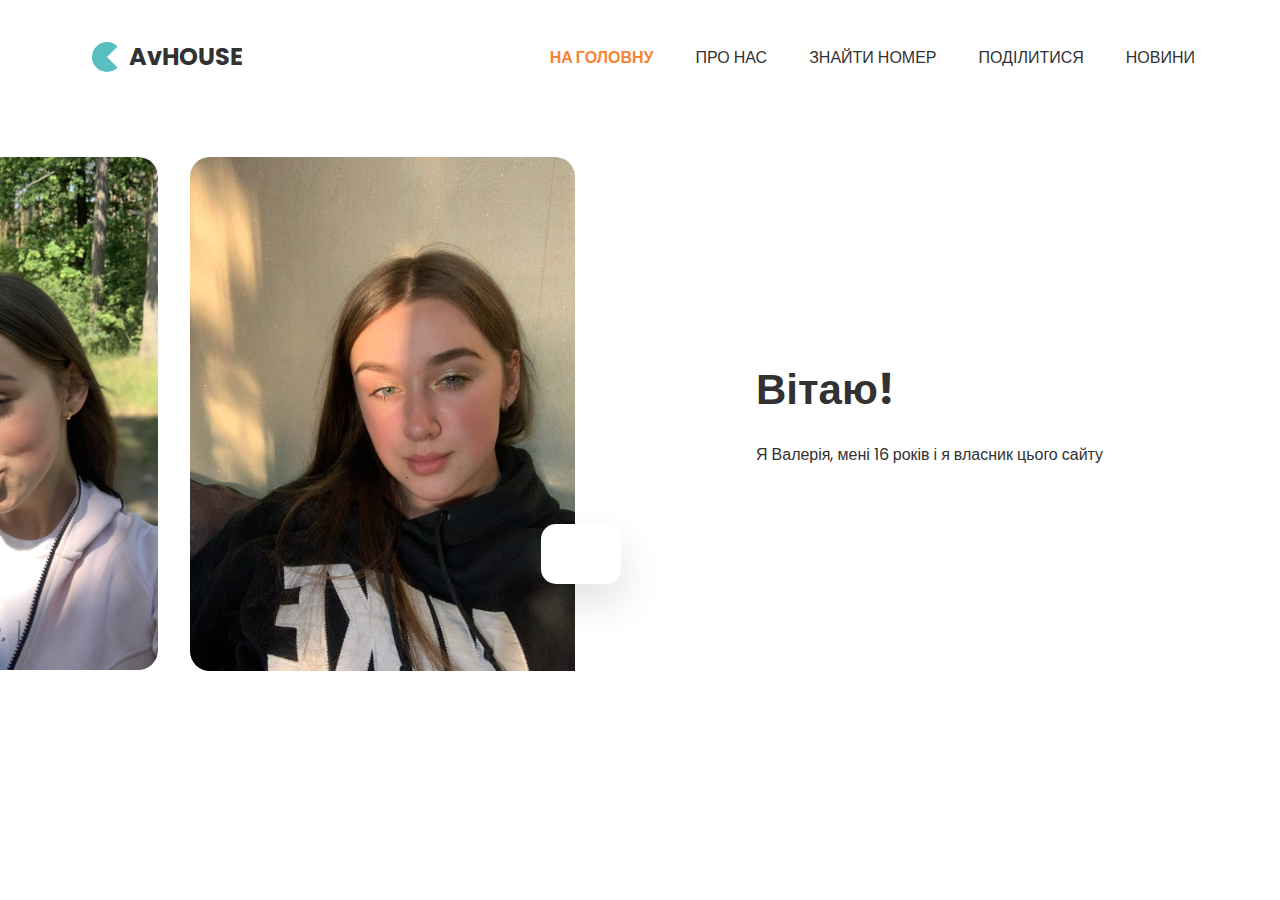
<file: Project-4/src/about-us.html>
<!DOCTYPE html>
<html lang="en">
<head>
    <meta charset="UTF-8">
    <meta http-equiv="X-UA-Compatible" content="IE=edge">
    <meta name="viewport" content="width=device-width, initial-scale=1.0">
    <title>AvHOUSE</title>
    <link rel="stylesheet" href="./css/main.css">
    <link rel="preconnect" href="https://fonts.googleapis.com">
    <link rel="preconnect" href="https://fonts.gstatic.com" crossorigin>
    <link href="https://fonts.googleapis.com/css2?family=Poppins:wght@400;700&display=swap" rel="stylesheet">
</head>
<body>

    <nav class="nav">
        <div class="container">
            <div class="nav__row">
                <div class="logo">
                    <img src="./img/icons/logo.svg" alt="Logo">
                    <span>AvHOUSE</span>
                </div>
                <div class="navigation-list">
                    <ul>
                        <li><a href="index.html" class="active">НА ГОЛОВНУ</a></li>
                        <li><a href="about-us.html">ПРО НАС</a></li>
                        <li><a href="reserve.html">ЗНАЙТИ НОМЕР</a></li>
                        <li><a href="to_share.html">ПОДІЛИТИСЯ</a></li>
                        <li><a href="news.html">НОВИНИ</a></li>
                    </ul>
                </div>
            </div>
        </div>
    </nav>
    <section class="objects">
        <div class="container container--fluid container--no-padding">
            <div class="objects__row">

                <!-- objects__img -->
                <div class="objects__img">

                    <div class="img-card img-card--rounder">
                        <img src="./img/cards/IMG_5313.jpg" class="img-card__img" alt="Image">
                    </div>

                    <!-- img-card -->
                    <div class="img-card">
                        <img src="./img/cards/photo_2023-05-24_00-21-57.jpg" class="img-card__img" alt="Image">

                        <div class="img-card__info">

                            <!-- card-info -->
                            <div class="card-info">
                                <div class="card-info__icon">
                                    <i class="fi fi-rr-user"></i>
                                </div>
                                <!-- <div class="card-info__text">
                                    <h3 class="card-info__title">1500₴</h3>
                                    <p>НОМЕР ЛЮКС</p>
                                </div> -->
                            </div>
                            <!-- //card-info -->


                        </div>
                    </div>
                    <!-- //img-card -->

                </div>
                <!-- //objects__img -->

                <!-- objects__text -->
                <div class="objects__text">

                    <h2 class="objects__title title">Вітаю!</h2>
                    <p>Я Валерія, мені 16 років і я власник цього сайту </p>
                    

                </div>
</file>
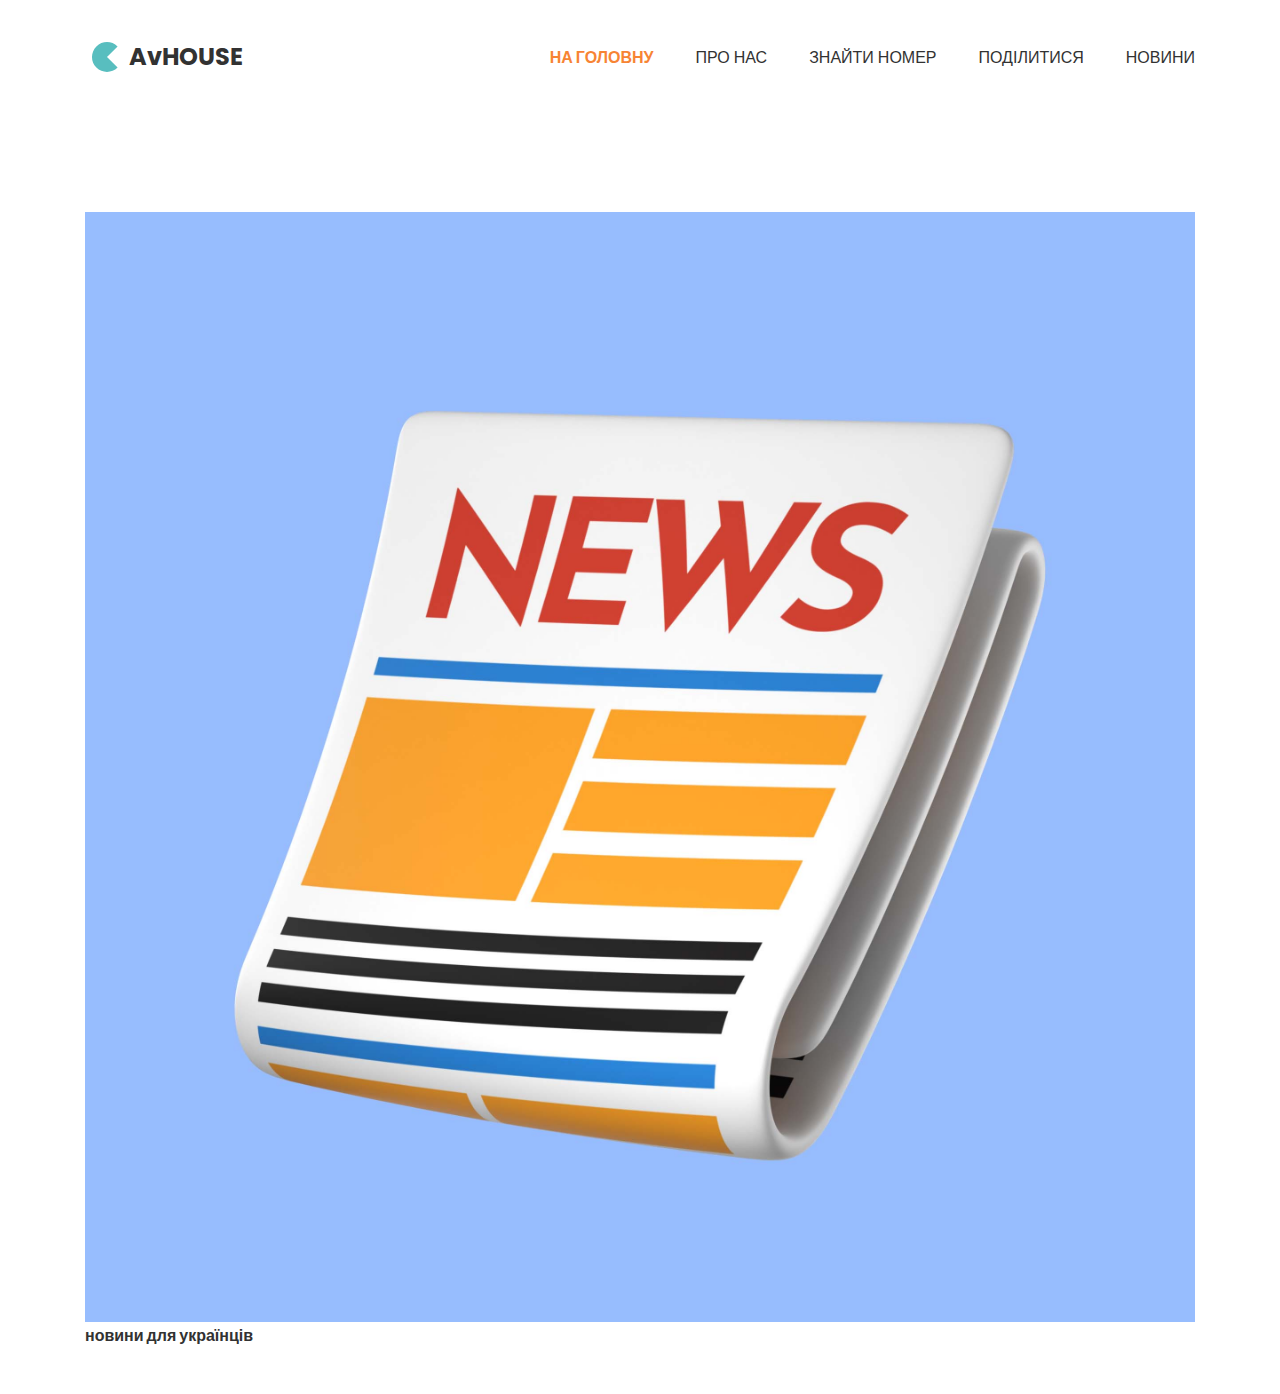
<file: Project-4/src/news.html>
<!DOCTYPE html>
<html lang="en">
<head>
    <meta charset="UTF-8">
    <meta http-equiv="X-UA-Compatible" content="IE=edge">
    <meta name="viewport" content="width=device-width, initial-scale=1.0">
    <title>AvHOUSE</title>
    <link rel="stylesheet" href="./css/main.css">
    <link rel="preconnect" href="https://fonts.googleapis.com">
    <link rel="preconnect" href="https://fonts.gstatic.com" crossorigin>
    <link href="https://fonts.googleapis.com/css2?family=Poppins:wght@400;700&display=swap" rel="stylesheet">
</head>
<body>

    <nav class="nav">
        <div class="container">
            <div class="nav__row">
                <div class="logo">
                    <img src="./img/icons/logo.svg" alt="Logo">
                    <span>AvHOUSE</span>
                </div>
                <div class="navigation-list">
                    <ul>
                        <li><a href="index.html" class="active">НА ГОЛОВНУ</a></li>
                        <li><a href="about-us.html">ПРО НАС</a></li>
                        <li><a href="reserve.html">ЗНАЙТИ НОМЕР</a></li>
                        <li><a href="to_share.html">ПОДІЛИТИСЯ</a></li>
                        <li><a href="news.html">НОВИНИ</a></li>
                    </ul>
                </div>
            </div>
        </div>
    </nav>
    <section class="clients">
        <div class="container">
            <a href="https://www.pravda.com.ua/news/" class="objects__button1 button1">
                <img src="./img/icons/6306498.jpg" alt="news" >
                <h1>новини для українців</h1>
</file>
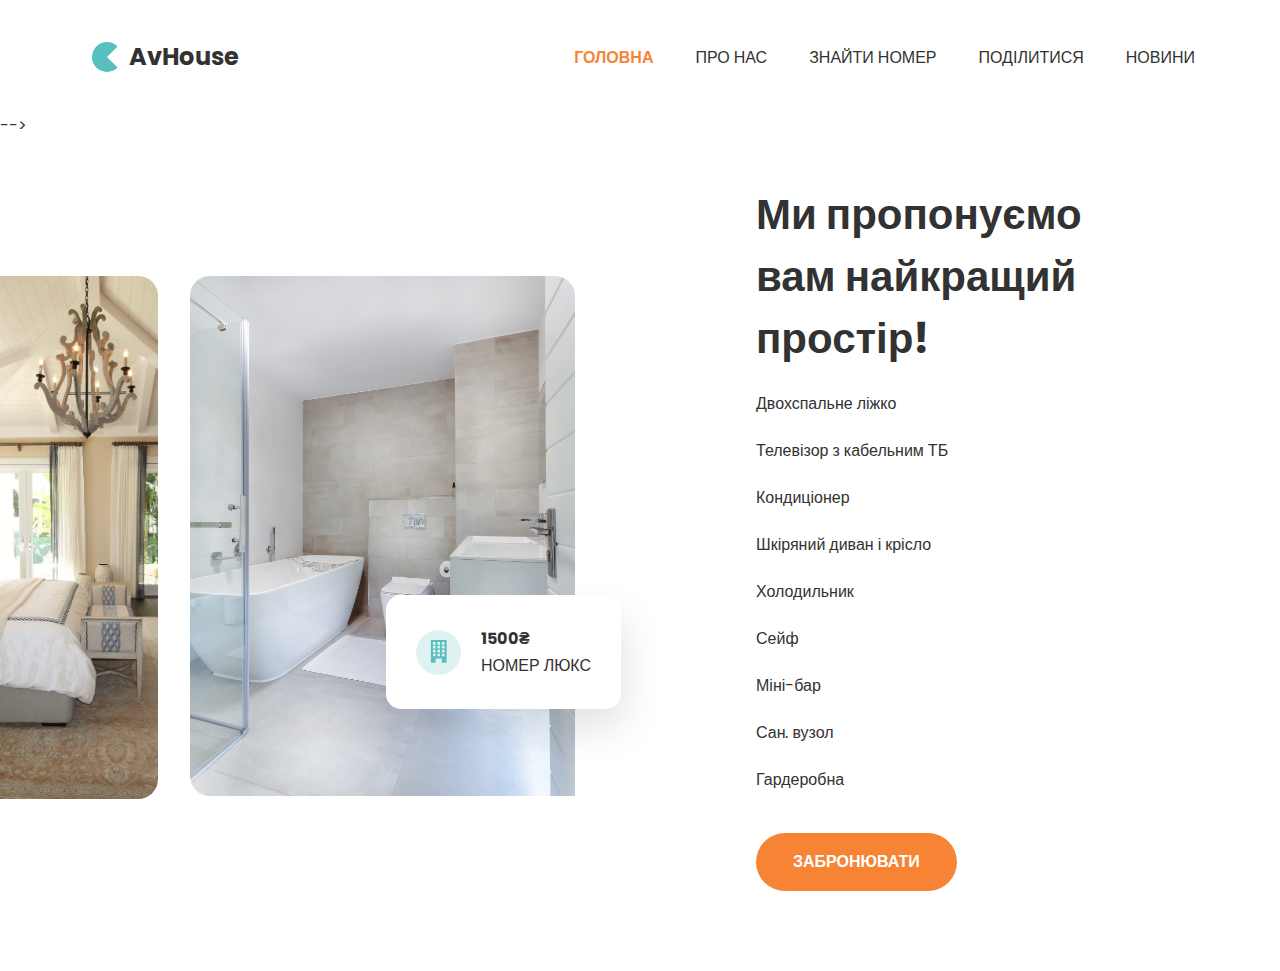
<file: Project-4/src/reserve.html>
<!DOCTYPE html>
<html lang="en">
<head>
    <meta charset="UTF-8">
    <meta http-equiv="X-UA-Compatible" content="IE=edge">
    <meta name="viewport" content="width=device-width, initial-scale=1.0">
    <title>AvHOUSE</title>
    <link rel="stylesheet" href="./css/main.css">
    <link rel="preconnect" href="https://fonts.googleapis.com">
    <link rel="preconnect" href="https://fonts.gstatic.com" crossorigin>
    <link href="https://fonts.googleapis.com/css2?family=Poppins:wght@400;700&display=swap" rel="stylesheet">
</head>
<body>

    <nav class="nav">
        <div class="container">
            <div class="nav__row">
                <div class="logo">
                    <img src="./img/icons/logo.svg" alt="Logo">
                    <span>AvHouse</span>
                </div>
                <div class="navigation-list">
                    <ul>
                        <li><a href="index.html" class="active">ГОЛОВНА</a></li>
                        <li><a href="about-us.html">ПРО НАС</a></li>
                        <li><a href="reserve.html">ЗНАЙТИ НОМЕР</a></li>
                        <li><a href="to_share.html">ПОДІЛИТИСЯ</a></li>
                        <li><a href="news.html">НОВИНИ</a></li>
                    </ul>
                </div>
            </div>
        </div>
    </nav>
    <!-- <section class="objects">
        <div class="container container--fluid container--no-padding">
            <div class="objects__row">

                <!-- objects__img -->
                
                    <!-- img-card -->
                    <!-- <div class="img-card">
                        <img src="./img/bedroom/Rectangle 5.png" class="img-card__img" alt="Image">

                        <div class="img-card__info"> --> -->

                            <!-- card-info
                            <div class="card-info">
                                <div class="card-info__icon">
                                    <img src="" alt="" class="">
                                </div>
                                <div class="img-card--rounder-info">
                                    <div class="card-ifo__text">
                                         <h3 class="card-info__text">1200₴</h3>
                                        </div>
                            <div class="objects__text">

                            <h2 class="objects__title title">НОМЕР ЛЮКС</h2>
                        
                                <p>*двохспальне ліжко</p>
                                <p>*телевізор с кабельним ТБ</p>
                                <p>*кондиціонер</p>
                                <p>*шкіряний диван з кріслом</p>
                                <p>*холодильник</p>
                                <p>*міні-бар</p>
                                <p>*біде</p>
                                <p>*сан. вузол</p>
                                <p>*сейф</p>
                                <p>*фен</p>
                                <p>*гардеробна</p>
                             <a href="#!" class="objects__button button">ЗАБРОНЮВАТИ</a>
                        
                        </div>  -->
                        <section class="objects">
                            <div class="container container--fluid container--no-padding">
                                <div class="objects__row">
                    
                                    <!-- objects__img -->
                                    <div class="objects__img">
                    
                                        <div class="img-card img-card--rounder">
                                            <img src="./img/cards/pexels-pixabay-262048.jpg" class="img-card__img" alt="Image">
                                        </div>
                    
                                        <!-- img-card -->
                                        <div class="img-card">
                                            <img src="./img/cards/pexels-jean-van-der-meulen-1457847.jpg" class="img-card__img" alt="Image">
                    
                                            <div class="img-card__info">
                    
                                                <!-- card-info -->
                                                <div class="card-info">
                                                    <div class="card-info__icon">
                                                        <img src="./img/icons/building.svg" alt="" class="">
                                                    </div>
                                                    <div class="card-info__text">
                                                        <h3 class="card-info__title">1500₴</h3>
                                                        <p>НОМЕР ЛЮКС</p>
                                                    </div>
                                                </div>
                                                <!-- //card-info -->
                    
                    
                                            </div>
                                        </div>
                                        <!-- //img-card -->
                    
                                    </div>
                                    <!-- //objects__img -->
                    
                                    <!-- objects__text -->
                                    <div class="objects__text">
                    
                                        <h2 class="objects__title title">Ми пропонуємо вам найкращий простір!</h2>
                    
                                        <p>Двохспальне ліжко</p>
                                        <p>Телевізор з кабельним ТБ</p>
                                        <p>Кондиціонер</p>
                                        <p>Шкіряний диван і крісло</p>
                                        <p>Холодильник</p>
                                        <p>Сейф</p>
                                        <p>Міні-бар</p>
                                        <p>Сан. вузол</p>
                                        <p>Гардеробна</p>
                                        <a href="#!" class="objects__button button">ЗАБРОНЮВАТИ</a>
                    
                                    </div>
</file>
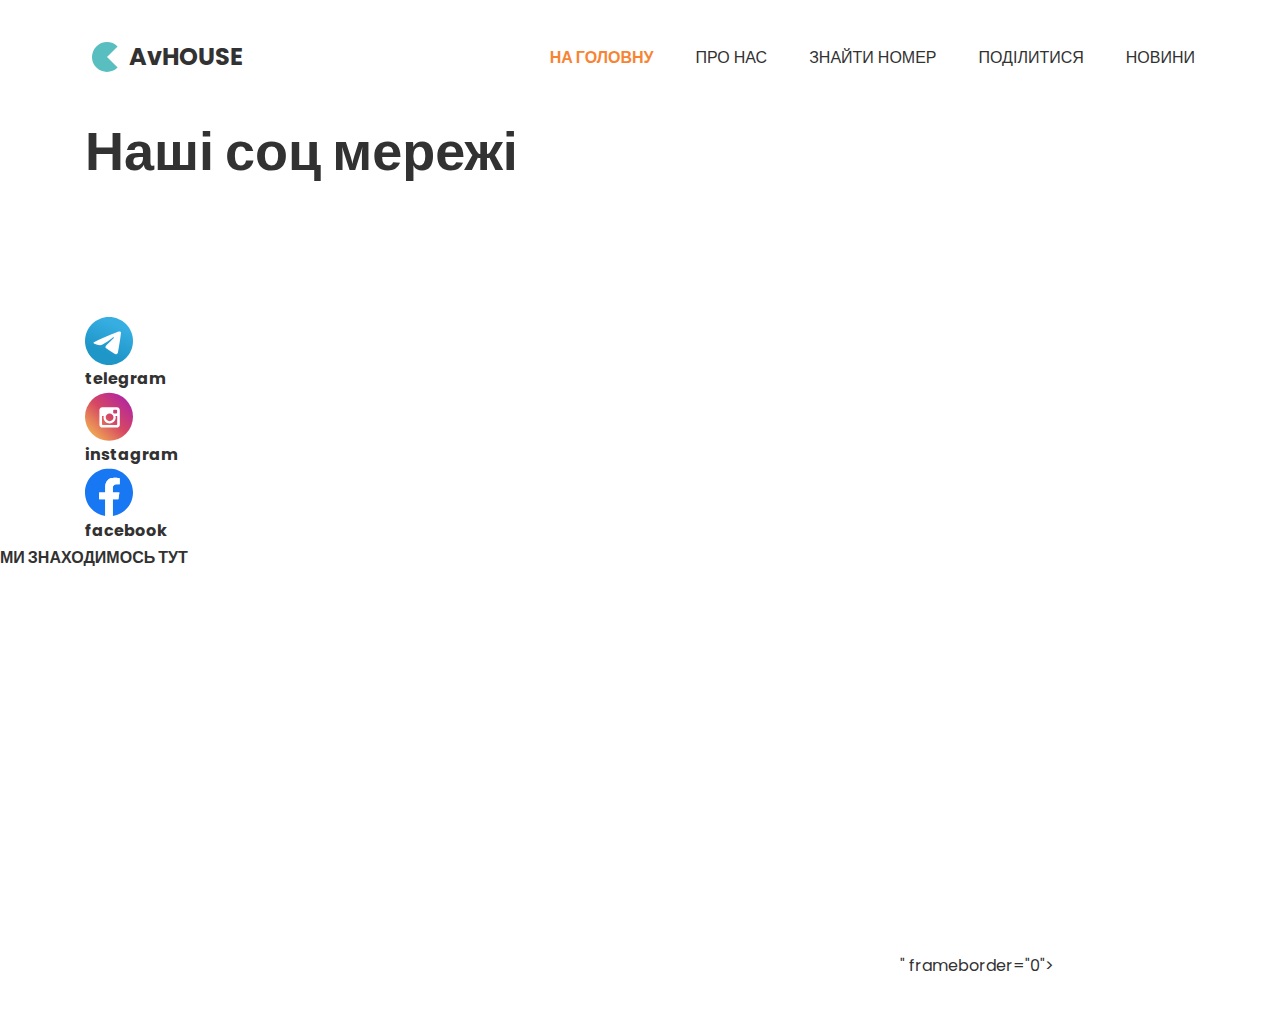
<file: Project-4/src/to_share.html>
<!DOCTYPE html>
<html lang="en">
<head>
    <meta charset="UTF-8">
    <meta http-equiv="X-UA-Compatible" content="IE=edge">
    <meta name="viewport" content="width=device-width, initial-scale=1.0">
    <title>AvHOUSE</title>
    <link rel="stylesheet" href="./css/main.css">
    <link rel="preconnect" href="https://fonts.googleapis.com">
    <link rel="preconnect" href="https://fonts.gstatic.com" crossorigin>
    <link href="https://fonts.googleapis.com/css2?family=Poppins:wght@400;700&display=swap" rel="stylesheet">
</head>
<body>

    <nav class="nav">
        <div class="container">
            <div class="nav__row">
                <div class="logo">
                    <img src="./img/icons/logo.svg" alt="Logo">
                    <span>AvHOUSE</span>
                </div>
                <div class="navigation-list">
                    <ul>
                        <li><a href="index.html" class="active">НА ГОЛОВНУ</a></li>
                        <li><a href="about-us.html">ПРО НАС</a></li>
                        <li><a href="reserve.html">ЗНАЙТИ НОМЕР</a></li>
                        <li><a href="to_share.html">ПОДІЛИТИСЯ</a></li>
                        <li><a href="news.html">НОВИНИ</a></li>
                    </ul>
                </div>
            </div>
        </div>
    </nav>
    <header class="header">
        <div class="container">
            <div class="header__row1">
                <div class="header__text1">
                    <h1 class="header__title">
                    Наші соц мережі
                    </h1>
                </div>
            </div>
        </div>
    </header>   
    <section class="clients">
        <div class="container">
            <a href="https://t.me/vaallleroon" class="objects__button1 button1">
                <img src="img/icons/color.svg" alt="телеграм" >
                <h1>telegram</h1>
            <a href="https://instagram.com/sikorskaya_lera?igshid=OGQ5ZDc2ODk2ZA==" class="objects__button2 button2">
                <img src="img/icons/instagramm.svg" alt="instagramm" >
                <h1>instagram</h1>
            </a>    
            <a href="https://www.facebook.com/lera.sikorskaya.31" class="objects__button3 button3">    
                <img src="img/icons/color2.svg" alt="facebook">
                <h1>facebook</h1>
            </a>
        
        </div>
        <section class="section-map">
            <h3 class="section-map__title">МИ ЗНАХОДИМОСЬ ТУТ</h3>
            <iframe src="https://www.google.com/maps/embed?pb=!1m18!1m12!1m3!1d20306.772540101607!2d30.367479374316403!3d50.490507300000004!2m3!1f0!2f0!3f0!3m2!1i1024!2i768!4f13.1!3m3!1m2!1s0x40d4cd8771ee926b%3A0x537e8f72036c645d!2zTnl2a3kgUmVzaWRlbmNlIC0g0L7RgtC10LvRjCDQsiDQmtC40LXQstC1!5e0!3m2!1sru!2sua!4v1684704927266!5m2!1sru!2sua" width="900" height="400" style="border:0;" allowfullscreen="" loading="lazy" referrerpolicy="no-referrer-when-downgrade"></iframe>" frameborder="0"></iframe>
        </section>
            
       
        
    </section>

    </section>
</file>
<file: Project-4/src/css/main.css>
/* обычный дэсктоп */
@media (max-width: 1200px){
  .container {
    width: 1140px;

    }
}
/* мал комп или горизонтальний */
@media (max-width: 1199px){
  .container {
    width: 960px;
  }
}
/* вертикальний планшет */
@media (max-width: 991px) {
  .container {
    width: 720px ;
  }
}
/* горизонтальный телефон */
@media (max-width:767px){
  .container {
    width: 540px ;
  }
}
/* вертикальный телефон */
@media (max-width:575px) {
  .container {
    width: 100%;
  }
}

* {
    box-sizing: border-box;
    margin: 0;
    padding: 0;
  }
  
  a {
    color: inherit;
    text-decoration: none;
  }
  
  h1, h2, h3, h4, h5, h6, p {
    font-size: inherit;
  }
  
  input, button {
    border: none;
    font-family: inherit;
    font-size: inherit;
  }
  
  button, input[type="submit"] {
    background: none;
    cursor: pointer;
  }
  
  input:focus, button:focus {
    outline: none;
  }
  
  ul, li {
    list-style: none;
  }
  
  img {
    display: block;
    max-width: 100%;
  }
  
  html, body {
    font-family: 'Poppins', sans-serif;
    font-size: 16px;
    line-height: 1.6875;
    color: #323232;
  }
  
  .container {
    max-width: 1140px;
    margin-left: auto;
    margin-right: auto;
    padding-left: 15px;
    padding-right: 15px;
  }
  .container--fluid {
    max-width: unset;
    width: 100%;
  }
  .container--no-padding {
    padding: 0;
  }
  
  .none {
    display: none;
  }
  
  .nav {
    padding-top: 35px;
    padding-bottom: 33px;
  }
  
  .nav__row {
    display: flex;
    justify-content: space-between;
    align-items: center;
  }
  
  .logo {
    display: flex;
    align-items: center;
    font-size: 24px;
    font-weight: 700;
    line-height: 1;
  }
  
  .navigation-list ul {
    display: flex;
  }
  .navigation-list li:not(:last-child) {
    margin-right: 42px;
  }
  .navigation-list a:hover {
    color: #f78434;
  }
  .navigation-list a.active {
    color: #f78434;
    font-weight: 700;
  }
  
  .header__row {
    display: flex;
    justify-content: space-between;
    align-items: center;
  }
  
  .header__text {
    width: 465px;
  }
  
  .header__title {
    position: relative;
    z-index: 9;
    margin-right: -160px;
    margin-bottom: 25px;
    font-size: 54px;
    font-weight: 700;
    line-height: 1.46;
  }
  
  .header__text p {
    line-height: 1.6875;
    margin-bottom: 1em;
  }
  
  .header__img img {
    border-radius: 40px 40px 40px 0;
  }
  
  .header__form {
    margin-top: 42px;
  }
  
  .form {
    background: #ffffff;
    box-shadow: 0px 17px 42px rgba(0, 0, 0, 0.12);
    border-radius: 29px;
    height: 58px;
    transition: box-shadow 0.2s ease-in;
  }
  .form--active {
    box-shadow: 0px 17px 42px rgba(247, 132, 52, 0.27);
  }
  
  .form__label {
    position: relative;
    display: flex;
    justify-content: space-between;
    align-items: center;
    height: 100%;
    padding-left: 72px;
  }
  .form__label::before {
    position: absolute;
    top: 20px;
    left: 28px;
    content: '';
    display: block;
    width: 24px;
    height: 19px;
    background-image: url("./../img/icons/mail.svg");
    background-size: initial;
  }
  
  .form__input {
    flex-grow: 1;
    margin-right: 10px;
  }
  .form__input::placeholder {
    color: #bbb;
  }
  
  .button {
    display: inline-block;
    height: 58px;
    padding-left: 37px;
    padding-right: 37px;
    border-radius: 29px;
    background-color: #f78434;
    line-height: 58px;
    font-weight: 700;
    color: #fff;
    transition: background-color 0.2s ease-in;
  }
  .button:hover {
    background-color: #ff6a00;
  }
  .button--white {
    background-color: #fff;
    color: #323232;
    transition: background-color 0.2s ease-in, color 0.2s ease-in;
  }
  .button--white:hover {
    background-color: #323232;
    color: #fff;
  }
  .button--play {
    padding-left: 50px;
    position: relative;
  }
  .button--play::before {
    position: absolute;
    left: 30px;
    top: 50%;
    transform: translateY(-50%);
    content: "";
    display: block;
    width: 12px;
    height: 12px;
    background-image: url("./../img/icons/play.svg");
    background-size: initial;
    background-repeat: no-repeat;
  }
  
  .clients {
    padding-top: 100px;
    padding-bottom: 45px;
  }
  
  .clients__row {
    display: flex;
    justify-content: space-between;
    align-items: center;
  }
  
  .objects {
    padding-top: 45px;
    padding-bottom: 80px;
  }
  
  .objects__row {
    display: flex;
    justify-content: center;
    align-items: center;
    overflow-x: hidden;
  }
  @media (max-width: 1495px) {
    .objects__row {
      justify-content: flex-end;
    }
  }
  
  .objects__img {
    display: flex;
    justify-content: flex-end;
    align-items: flex-start;
  }
  
  .objects__text {
    width: 374px;
    padding-left: 181px;
    padding-right: 150px;
    box-sizing: content-box;
    flex-shrink: 0;
  }
  .objects__text p + p {
    margin-top: 20px;
  }
  
  .objects__title {
    margin-bottom: 20px;
  }
  
  .objects__button {
    margin-top: 40px;
  }
  
  .title {
    font-size: 42px;
    font-weight: 700;
    line-height: 1.476;
  }
  
  .img-card {
    position: relative;
    width: 385px;
  }
  .img-card + .img-card {
    margin-left: 32px;
  }
  
  .img-card__img {
    border-radius: 20px 20px 0px 20px;
  }
  .img-card--rounder .img-card__img {
    border-radius: 20px;
  }
  
  .img-card__info {
    position: absolute;
    right: -46px;
    bottom: 87px;
  }
  
  .card-info {
    display: flex;
    align-items: center;
    padding: 30px;
    background: #ffffff;
    box-shadow: 4px 20px 42px -2px rgba(0, 0, 0, 0.12);
    border-radius: 15px;
  }
  
  .card-info__icon {
    margin-right: 20px;
  }
  
  .card-info__title {
    font-weight: 700;
  }
  
  .cta {
    padding-top: 70px;
    padding-bottom: 70px;
  }
  
  .cta__block {
    display: flex;
    justify-content: space-between;
    align-items: stretch;
    border-radius: 20px;
    background-color: #58bebf;
    color: #fff;
  }
  
  .cta__img {
    margin-top: 60px;
    padding-top: 25px;
    padding-right: 25px;
    background-color: white;
    border-radius: 0 20px 0 0;
  }
  
  .cta__text {
    width: 555px;
    padding-left: 95px;
    padding-right: 40px;
    box-sizing: border-box;
    display: flex;
    flex-direction: column;
    justify-content: center;
    background: url("./../img/cta/oval-bottom-left.svg") bottom left -186px no-repeat, url("./../img/cta/oval-top-right.svg") right top no-repeat;
  }
  .cta__text p {
    width: 320px;
  }
  
  .cta__title {
    margin-bottom: 15px;
  }
  
  .cta__buttons-row {
    margin-top: 30px;
    display: flex;
    column-gap: 20px;
  }
  
  /*# sourceMappingURL=main.css.map */
</file>
